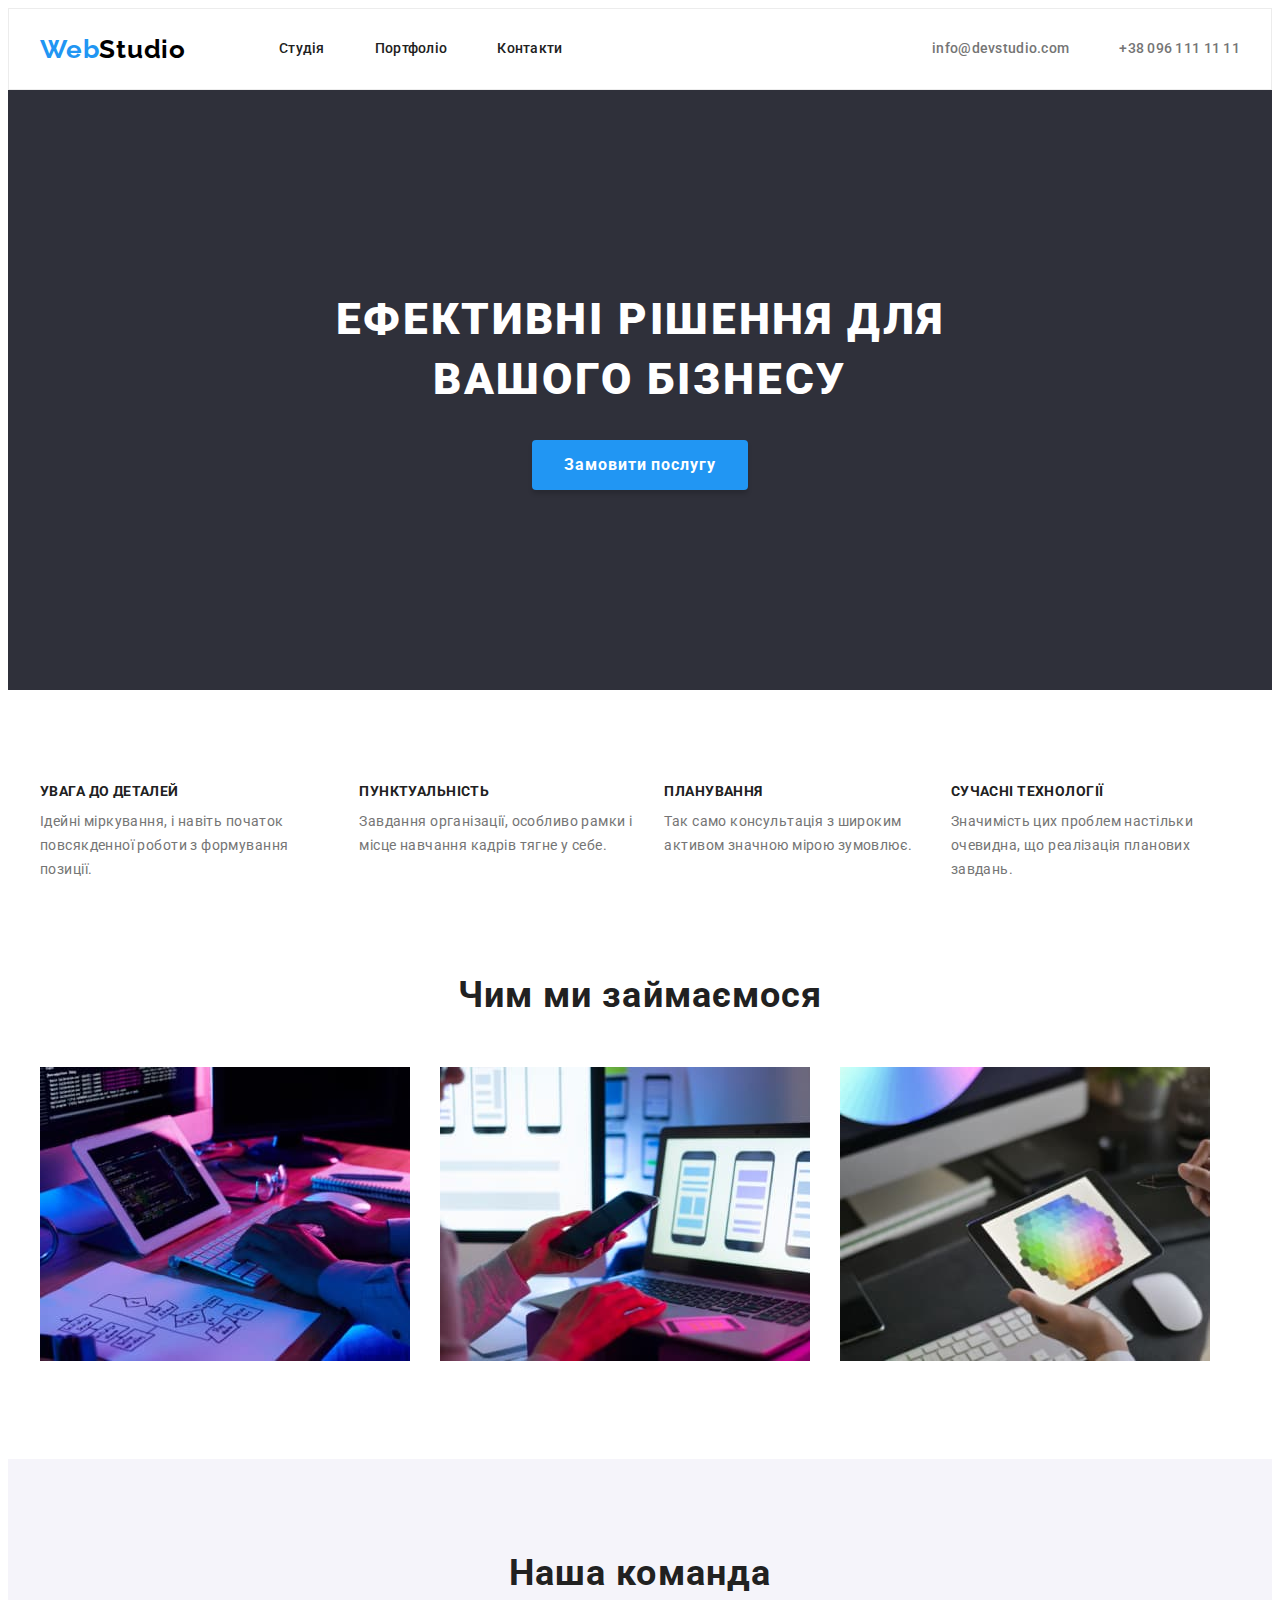
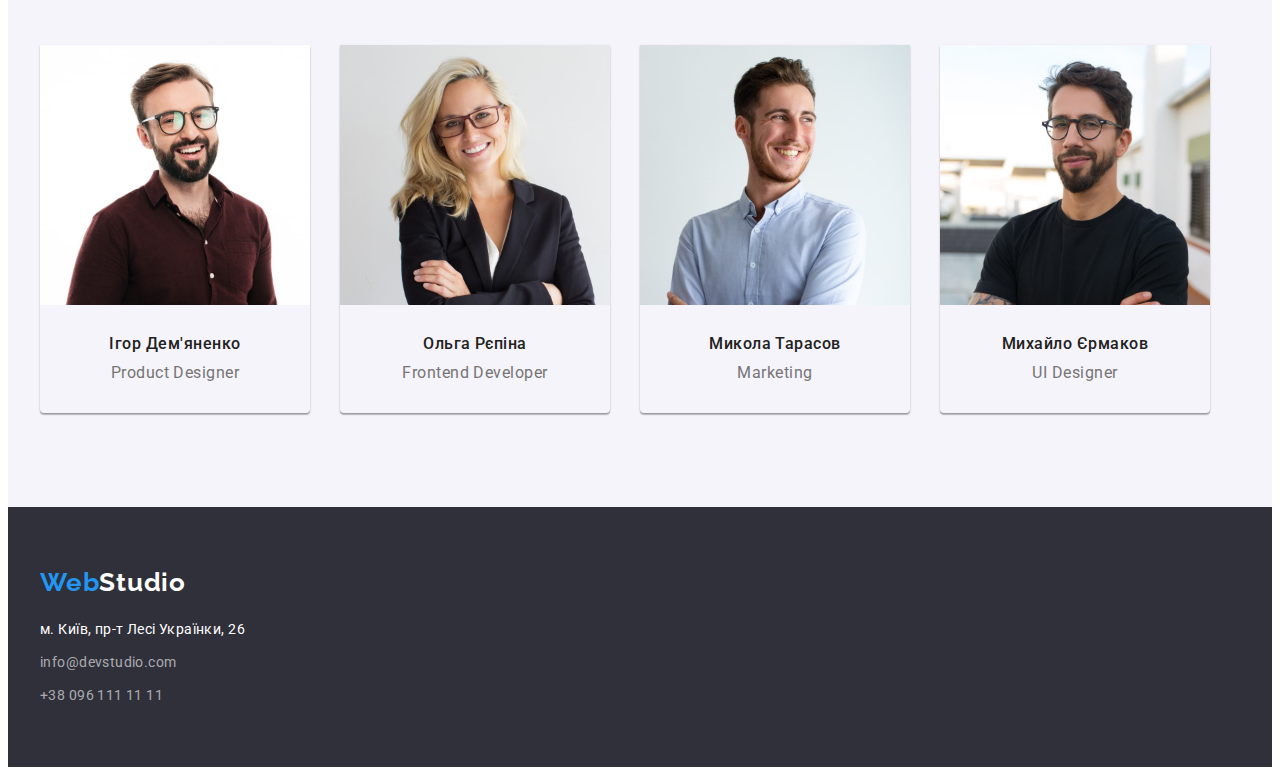
<file: index.html>
<!DOCTYPE html>
<html lang="uk">
  <head>
    <meta charset="UTF-8" />
    <meta http-equiv="X-UA-Compatible" content="IE=edge" />
    <meta name="viewport" content="width=device-width, initial-scale=1.0" />
    <title>Document</title>
    <link rel="stylesheet" href="https://cdnjs.cloudflare.com/ajax/libs/modern-normalize/1.1.0/modern-normalize.min.css"
      integrity="sha512-wpPYUAdjBVSE4KJnH1VR1HeZfpl1ub8YT/NKx4PuQ5NmX2tKuGu6U/JRp5y+Y8XG2tV+wKQpNHVUX03MfMFn9Q=="
      crossorigin="anonymous" referrerpolicy="no-referrer" />
    <link rel="stylesheet" href="./css/styles.css" />
    <link rel="preconnect" href="https://fonts.googleapis.com" />
    <link rel="preconnect" href="https://fonts.gstatic.com" crossorigin />
    <link
      href="https://fonts.googleapis.com/css2?family=Raleway:wght@700&family=Roboto:wght@400;500;700;900&display=swap"
      rel="stylesheet"
    />
    </head>

  <body>
    <header class="header">
      <div class="container nav">
        <nav class="nav">
          <a class="header-logo link" href="/">
            Web<span class="header-span">Studio</span></a
          >
          <ul class="header-list list">
            <li class="header-item">
              <a class="header-link link" href="./index.html">Студія</a>
            </li>
            <li class="header-item">
              <a class="header-link link" href="./portfolio.html">Портфоліо</a>
            </li>
            <li class="header-item">
              <a class="header-link link" href="">Контакти</a>
            </li>
          </ul>
        </nav>
        <a
          class="header-e-mail link"
          href="info@devstudio.com"
          target="_blank"
          title="e-mail"
          >info@devstudio.com</a
        >
        <a class="header-tel link" href="tel:+380961111111"
          >+38 096 111 11 11</a
        >
      </div>
    </header>

    <main class="hero">
      <section class="hero-top-section section">
        <div class="container">
          <h1 class="hero-title">Ефективні рішення для <br>вашого бізнесу<br></h1>
          <button class="hero-btn" type="button">Замовити послугу</button>
        </div>
      </section>
      <section class="hero-under-top-section section">
        <div class="container">
          <ul class="hero-under-top-list">
            <li class="hero-under-top-item list">
              <h3 class="hero-under-top-title">УВАГА ДО ДЕТАЛЕЙ</h3>
              <p class="hero-under-top-text">
                Ідейні міркування, і навіть початок повсякденної роботи з
                формування позиції.
              </p>
            </li>
            <li class="hero-under-top-item list">
              <h3 class="hero-under-top-title">ПУНКТУАЛЬНІСТЬ</h3>
              <p class="hero-under-top-text">
                Завдання організації, особливо рамки і місце навчання кадрів тягне
                у себе.
              </p>
            </li>
            <li class="hero-under-top-item list">
              <h3 class="hero-under-top-title">ПЛАНУВАННЯ</h3>
              <p class="hero-under-top-text">
                Так само консультація з широким активом значною мірою зумовлює.
              </p>
            </li>
            <li class="hero-under-top-item list">
              <h3 class="hero-under-top-title">СУЧАСНІ ТЕХНОЛОГІЇ</h3>
              <p class="hero-under-top-text">
                Значимість цих проблем настільки очевидна, що реалізація планових
                завдань.
              </p>
            </li>
          </ul>
        </div>        
      </section>
      <section class="hero-midle-section section">
        <div class="container">
          <h2 class="hero-midle-title">Чим ми займаємося</h2>
        <ul class="hero-midle-list">
          <li class="hero-midle-item list">
            <img src="./images/box-1.jpg" alt="набирання коду" width="370" />
          </li>
          <li class="hero-midle-item list">
            <img src="./images/box-2.jpg" alt="вибір дизайну" width="370" />
          </li>
          <li class="hero-midle-item list">
            <img src="./images/box-3.jpg" alt="вибір кольору" width="370" />
          </li>
        </ul>
        </div>        
      </section>
      <section class="hero-down-section section">
        <div class="container">
          <h2 class="hero-down-top-title">Наша команда</h2>
        <ul class="hero-down-list">
          <li class="hero-down-item list">
            <img class="hero-down-img"
              src="./images/img.jpg"
              alt="бородатий мужик в окулярах"
              width="270"                           
            />
            <div class="hero-down-div">
              <h3 class="hero-down-title">Ігор Дем'яненко</h3>
            <p class="hero-down-text">Product Designer</p>
            </div>            
          </li>
          <li class="hero-down-item list">
            <img class="hero-down-img"
              src="./images/img(1).jpg"
              alt="дівчина в окулярах"
              width="270"
            />
            <div class="hero-down-div">
              <h3 class="hero-down-title">Ольга Рєпіна</h3>
            <p class="hero-down-text">Frontend Developer</p>
            </div>            
          </li>
          <li class="hero-down-item list">
            <img class="hero-down-img" src="./images/img(2).jpg" alt="бородатий мужик" width="270" />
            <div class="hero-down-div">
              <h3 class="hero-down-title">Микола Тарасов</h3>
            <p class="hero-down-text">Marketing</p>
            </div>            
          </li>
          <li class="hero-down-item list">
            <img class="hero-down-img"
              src="./images/img(3).jpg"
              alt="бородатий мужик в окулярах"
              width="270"
            />
            <div class="hero-down-div">
              <h3 class="hero-down-title">Михайло Єрмаков</h3>
            <p class="hero-down-text">UI Designer</p>
            </div>            
          </li>
        </ul>
        </div>
      </section>
    </main>
    <footer class="footer">
      <div class="container">
        <a class="header-logo link" href="/">
          Web<span class="footer-span">Studio</span></a
        >
        <address class="footer-address">
          <p class="footer-text">м. Київ, пр-т Лесі Українки, 26</p>
        </address>
        <a
          class="footer-e-mail link"
          href="info@devstudio.com"
          target="_blank"
          title="e-mail"
          >info@devstudio.com</a
        >
        <div class="footer-div">
          <a class="footer-tel link" href="tel:+380961111111"
            >+38 096 111 11 11</a
          >
        </div>
      </div>
    </footer>
  </body>
</html>
</file>
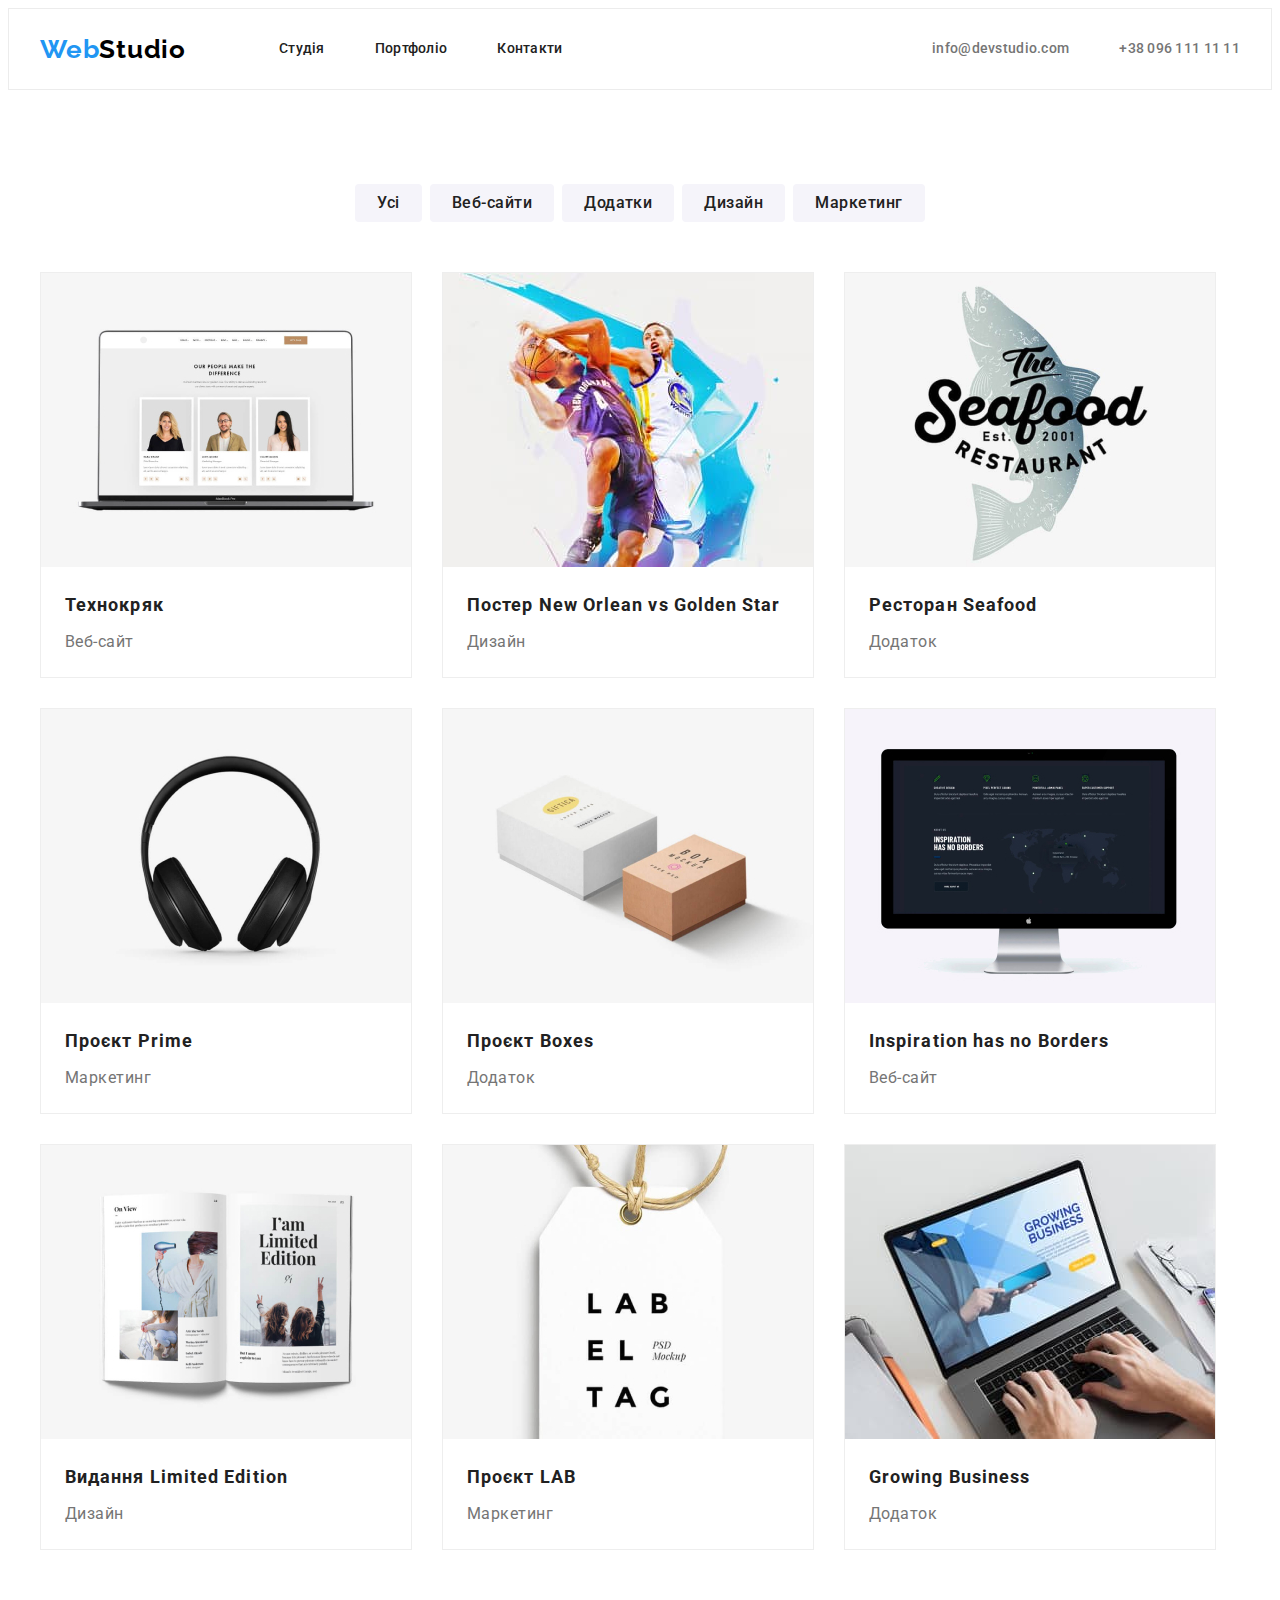
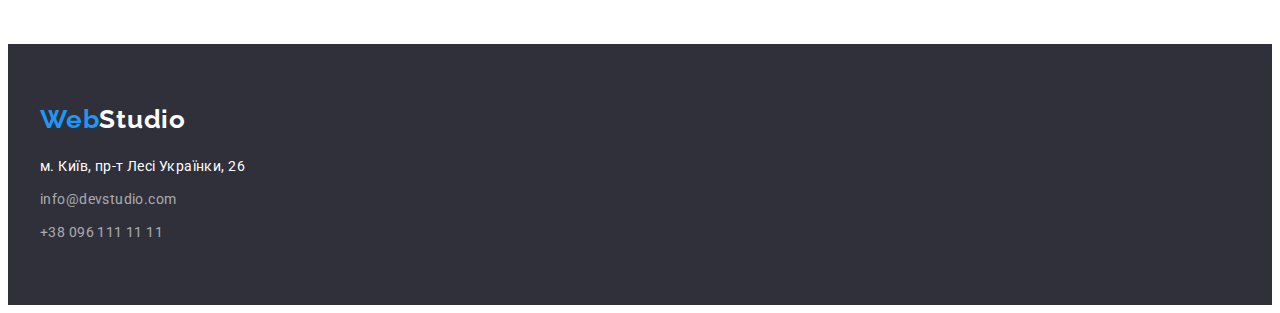
<file: portfolio.html>
<!DOCTYPE html>
<html lang="uk">
  <head>
    <meta charset="UTF-8" />
    <meta http-equiv="X-UA-Compatible" content="IE=edge" />
    <meta name="viewport" content="width=device-width, initial-scale=1.0" />
    <title>Document</title>
    <link rel="stylesheet" href="https://cdnjs.cloudflare.com/ajax/libs/modern-normalize/1.1.0/modern-normalize.min.css"
      integrity="sha512-wpPYUAdjBVSE4KJnH1VR1HeZfpl1ub8YT/NKx4PuQ5NmX2tKuGu6U/JRp5y+Y8XG2tV+wKQpNHVUX03MfMFn9Q=="
      crossorigin="anonymous" referrerpolicy="no-referrer" />
    <link rel="stylesheet" href="./css/styles.css" />
    <link rel="preconnect" href="https://fonts.googleapis.com" />
    <link rel="preconnect" href="https://fonts.gstatic.com" crossorigin />
    <link
      href="https://fonts.googleapis.com/css2?family=Raleway:wght@700&family=Roboto:wght@400;500;700;900&display=swap"
      rel="stylesheet"
    />
  </head>

  <body>
    <header class="header">
      <div class="container nav">
        <nav class="nav">
          <a class="header-logo link" href="/">
            Web<span class="header-span">Studio</span></a
          >
          <ul class="header-list list">
            <li class="header-item">
              <a class="header-link link" href="./index.html">Студія</a>
            </li>
            <li class="header-item">
              <a class="header-link link" href="./portfolio.html">Портфоліо</a>
            </li>
            <li class="header-item">
              <a class="header-link link" href="">Контакти</a>
            </li>
          </ul>
        </nav>
        <a
          class="header-e-mail link"
          href="info@devstudio.com"
          target="_blank"
          title="e-mail"
          >info@devstudio.com</a
        >
        <a class="header-tel link" href="tel:+380961111111"
          >+38 096 111 11 11</a
        >
      </div>
    </header>

    <main class="portfolio">
      <section class="portfolio section">
        <div class="container">
          <ul class="portfolio-list list">
          <li class="portfolio-item">
            <button type="button" class="portfolio-btn">Усі</button>
          </li>
          <li class="portfolio-item">
            <button type="button" class="portfolio-btn">Веб-сайти</button>
          </li>
          <li class="portfolio-item">
            <button type="button" class="portfolio-btn">Додатки</button>
          </li>
          <li class="portfolio-item">
            <button type="button" class="portfolio-btn">Дизайн</button>
          </li>
          <li class="portfolio-item">
            <button type="button" class="portfolio-btn">Маркетинг</button>
          </li>
        </ul>
        <!--------------------- EXAMPLES ------------------------->
        <ul class="examples-list list">
          <li class="examples-item">
            <img class="hero-down-img" src="./images/port.jpg" alt="ноутбук" width="370" />
            <div class="examples-div">
              <h3 class="examples-title">Технокряк</h3>
            <p class="examples-text">Веб-сайт</p>
            </div>            
          </li>
          <li class="examples-item">
            <img class="hero-down-img" src="./images/port1.jpg" alt="два баскетболіста" width="370" />
            <div class="examples-div">
              <h3 class="examples-title">Постер New Orlean vs Golden Star</h3>
            <p class="examples-text">Дизайн</p>
            </div>            
          </li>
          <li class="examples-item">
            <img class="hero-down-img" src="./images/port2.jpg" alt="лого ресторану" width="370" />
            <div class="examples-div">
              <h3 class="examples-title">Ресторан Seafood</h3>
            <p class="examples-text">Додаток</p>
            </div>            
          </li>
          <li class="examples-item">
            <img class="hero-down-img" src="./images/port3.jpg" alt="навушники" width="370" />
            <div class="examples-div">
              <h3 class="examples-title">Проєкт Prime</h3>
            <p class="examples-text">Маркетинг</p>
            </div>            
          </li>
          <li class="examples-item">
            <img class="hero-down-img" src="./images/port4.jpg" alt="дві коробки" width="370" />
            <div class="examples-div">
              <h3 class="examples-title">Проєкт Boxes</h3>
            <p class="examples-text">Додаток</p>
            </div>            
          </li>
          <li class="examples-item">
            <img class="hero-down-img" src="./images/port5.jpg" alt="єкран з сайтом" width="370" />
            <div class="examples-div">
              <h3 class="examples-title">Inspiration has no Borders</h3>
            <p class="examples-text">Веб-сайт</p>
            </div>            
          </li>
          <li class="examples-item">
            <img class="hero-down-img" src="./images/port6.jpg" alt="журнал" width="370" />
            <div class="examples-div">
              <h3 class="examples-title">Видання Limited Edition</h3>
            <p class="examples-text">Дизайн</p>
            </div>            
          </li>
          <li class="examples-item">
            <img class="hero-down-img" src="./images/port7.jpg" alt="лейба" width="370" />
            <div class="examples-div">
              <h3 class="examples-title">Проєкт LAB</h3>
            <p class="examples-text">Маркетинг</p>
            </div>            
          </li>
          <li class="examples-item">
            <img class="hero-down-img" src="./images/port8.jpg" alt="ноутбук з сайтом" width="370" />
            <div class="examples-div">
              <h3 class="examples-title">Growing Business</h3>
            <p class="examples-text">Додаток</p>
            </div>            
          </li>
        </ul>
        </div>        
      </section>
    </main>
    <footer class="footer">
      <div class="container">
        <a class="header-logo link" href="/">
          Web<span class="footer-span">Studio</span></a
        >
        <address class="footer-address">
          <p class="footer-text">м. Київ, пр-т Лесі Українки, 26</p>
        </address>
        <a
          class="footer-e-mail link"
          href="info@devstudio.com"
          target="_blank"
          title="e-mail"
          >info@devstudio.com</a
        >
        <div class="footer-div">
          <a class="footer-tel link" href="tel:+380961111111"
            >+38 096 111 11 11</a
          >
        </div>
      </div>
    </footer>
  </body>
</html>
</file>
<file: css/styles.css>
:root {
  --main-text-color: #212121;
  --other-text-color: #757575;
  --title-text-color: #ffffff;
}

h1,
h2,
h3,
p,
ul {
  margin: 0px;
  padding: 0px;
}

.container {
  width: 1200px;
  margin: auto;
  padding-left: 15px;
  padding-right: 15px;
}

.section {
  padding-top: 94px;
  padding-bottom: 94px;  
}

body {
  font-family: "Roboto", Times;
  color: var(--main-text-color);
}

.list {
  list-style: none;
}

.link {
  text-decoration: none;
}

/* ------------------HEADER------------------ */

.header {
  border: 1px solid #ececec;
}

.nav {
  display: flex;
  align-items: center;
}

.header-logo {
  margin-right: 93px;

  font-family: "Raleway";
  font-weight: 700;
  font-size: 26px;
  line-height: 1.19;
  letter-spacing: 0.03em;
  color: #2196f3;
}

.header-span {
  color: #000;
}

.header-list {
  display: flex;
  gap: 50px;
}

/* .header-item:not(:last-child) {
  margin-right: 50px;
} */

.header-link {
  display: block;
  padding-top: 32px;
  padding-bottom: 32px;

  font-weight: 500;
  font-size: 14px;
  line-height: 1.14;
  letter-spacing: 0.02em;
  color: var(--main-text-color);
}

.header-e-mail,
.header-tel {
  font-weight: 500;
  font-size: 14px;
  line-height: 1.14;
  letter-spacing: 0.02em;
  color: var(--other-text-color);
}

.header-e-mail {
  margin-left: auto;
  margin-right: 50px;
}

.header-link:hover,
.header-link:focus,
.header-e-mail:hover,
.header-e-mail:focus,
.header-tel:hover,
.header-tel:focus {
  color: #2196f3;
}

/* ------------------HERO------------------ */

.hero-top-section {
  text-align: center;
  background-color: #2f303a;
  padding-top: 200px;
  padding-bottom: 200px;
}

.hero-title {
  margin-bottom: 30px;

  font-weight: 900;
  font-size: 44px;
  line-height: 1.36;
  letter-spacing: 0.06em;
  text-transform: uppercase;
  color: var(--title-text-color);
}

.hero-btn {
  display: inline-block;
  font-family: inherit;
  padding: 10px 32px;

  font-weight: 700;
  font-size: 16px;
  line-height: 1.88;
  align-items: center;
  text-align: center;
  letter-spacing: 0.06em;
  cursor: pointer;

  color: var(--title-text-color);
  background-color: #2196f3;
  box-shadow: 0px 4px 4px rgba(0, 0, 0, 0.15);
  border-radius: 4px;
  border: transparent;
}

.hero-under-top-list {
  display: flex;
  justify-content: center;
  gap: 30px;
}

/* .hero-under-top-item:not(:last-child) {
margin-right: 30px;
} */

.hero-under-top-title {
  margin-bottom: 10px;

  font-weight: 700;
  font-size: 14px;
  line-height: 1.14;
  letter-spacing: 0.03em;
  text-transform: uppercase;
}

.hero-under-top-text {
  font-size: 14px;
  line-height: 1.71;
  letter-spacing: 0.03em;
  color: var(--other-text-color);
}

.hero-midle-section {
  padding-top: 0px;
}

.hero-midle-title {
  margin-bottom: 50px;

  font-weight: 700;
  font-size: 36px;
  line-height: 1.16;
  text-align: center;
  letter-spacing: 0.03em;
}

.hero-midle-list {
  display: flex;
  gap: 30px;
}

/* .hero-midle-item:not(:last-child) {
  margin-right: 30px;
} */

.hero-down-section {
  background: #F5F4FA;
}

.hero-down-top-title {
  margin-bottom: 50px;

  font-weight: 700;
  font-size: 36px;
  line-height: 1.16;
  text-align: center;
  letter-spacing: 0.03em;
}

.hero-down-list {
  display: flex;
  gap: 30px;
}

/* .hero-down-item:not(:last-child) {
  margin-right: 30px;
} */

.hero-down-item {
  box-shadow: 0px 1px 3px rgba(0, 0, 0, 0.12), 0px 1px 1px rgba(0, 0, 0, 0.14), 0px 2px 1px rgba(0, 0, 0, 0.2);
  border-radius: 0px 0px 4px 4px;
}

.hero-down-img { 
  display: block;
}

.hero-down-div {   
  padding-top: 30px;
  padding-bottom: 30px;  
}

.hero-down-title {
  margin-bottom: 10px;

  font-weight: 500;
  font-size: 16px;
  line-height: 1.18;
  text-align: center;
  letter-spacing: 0.03em;
}

.hero-down-text {
  font-size: 16px;
  line-height: 1.18;
  text-align: center;
  letter-spacing: 0.03em;
  color: var(--other-text-color);
}

/* ------------FOOTER---------------- */

.footer {
  background-color: #2f303a;
  padding-top: 60px;
  padding-bottom: 60px;
}

.footer-address {
  font-style: normal;
}

.footer-span {
  color: #ffffff;
}

.footer-text {
  margin-top: 20px;
  margin-bottom: 9px;

  font-size: 14px;
  line-height: 1.71;
  letter-spacing: 0.03em;
  color: var(--title-text-color);
}

.footer-tel,
.footer-e-mail {
  font-size: 14px;
  line-height: 1.71;
  letter-spacing: 0.03em;
  color: rgba(255, 255, 255, 0.6);
}

.footer-div {
  margin-top: 9px;
}

/* ------------PORTFOLIO---------------- */

.portfolio-list {
  display: flex;
  justify-content: center;
  margin-bottom: 50px;
  gap: 8px;
}

/* .portfolio-item:not(:last-child) {
  margin-right: 8px;
} */

.portfolio-btn:hover,
.portfolio-btn:focus {
  color: var(--title-text-color);
  background-color: #2196f3;
  box-shadow: 0px 3px 1px rgba(0, 0, 0, 0.1), 0px 1px 2px rgba(0, 0, 0, 0.08),
    0px 2px 2px rgba(0, 0, 0, 0.12);
}

.portfolio-btn {
  display: inline-block;
  font-family: inherit;
  padding: 6px 22px;

  font-weight: 500;
  font-size: 16px;
  line-height: 1.62;
  text-align: center;
  letter-spacing: 0.03em;
  color: var(--main-text-color);
  background: #f5f4fa;
  border-radius: 4px;
  border: transparent;
}

.examples-list {
  display: flex;
  flex-wrap: wrap;
  gap: 30px;
}

.examples-item {
  width: 370px;
  gap: 30px;
  border: 1px solid #eeeeee;
}

/* .examples-item:not(:nth-child(3n)) {
  margin-right: 30px;
}

.examples-item:not(:nth-last-child(-n+3)) {
  margin-bottom: 30px;
} */

.examples-div {
  padding: 20px 24px;
}

.examples-title {  
  margin-bottom: 4px;

  font-weight: 700;
  font-size: 18px;
  line-height: 2;
  letter-spacing: 0.06em;
  color: var(--main-text-color);
}

.examples-text {
  font-size: 16px;
  line-height: 1.88;
  letter-spacing: 0.03em;
  color: var(--other-text-color);
}
</file>
